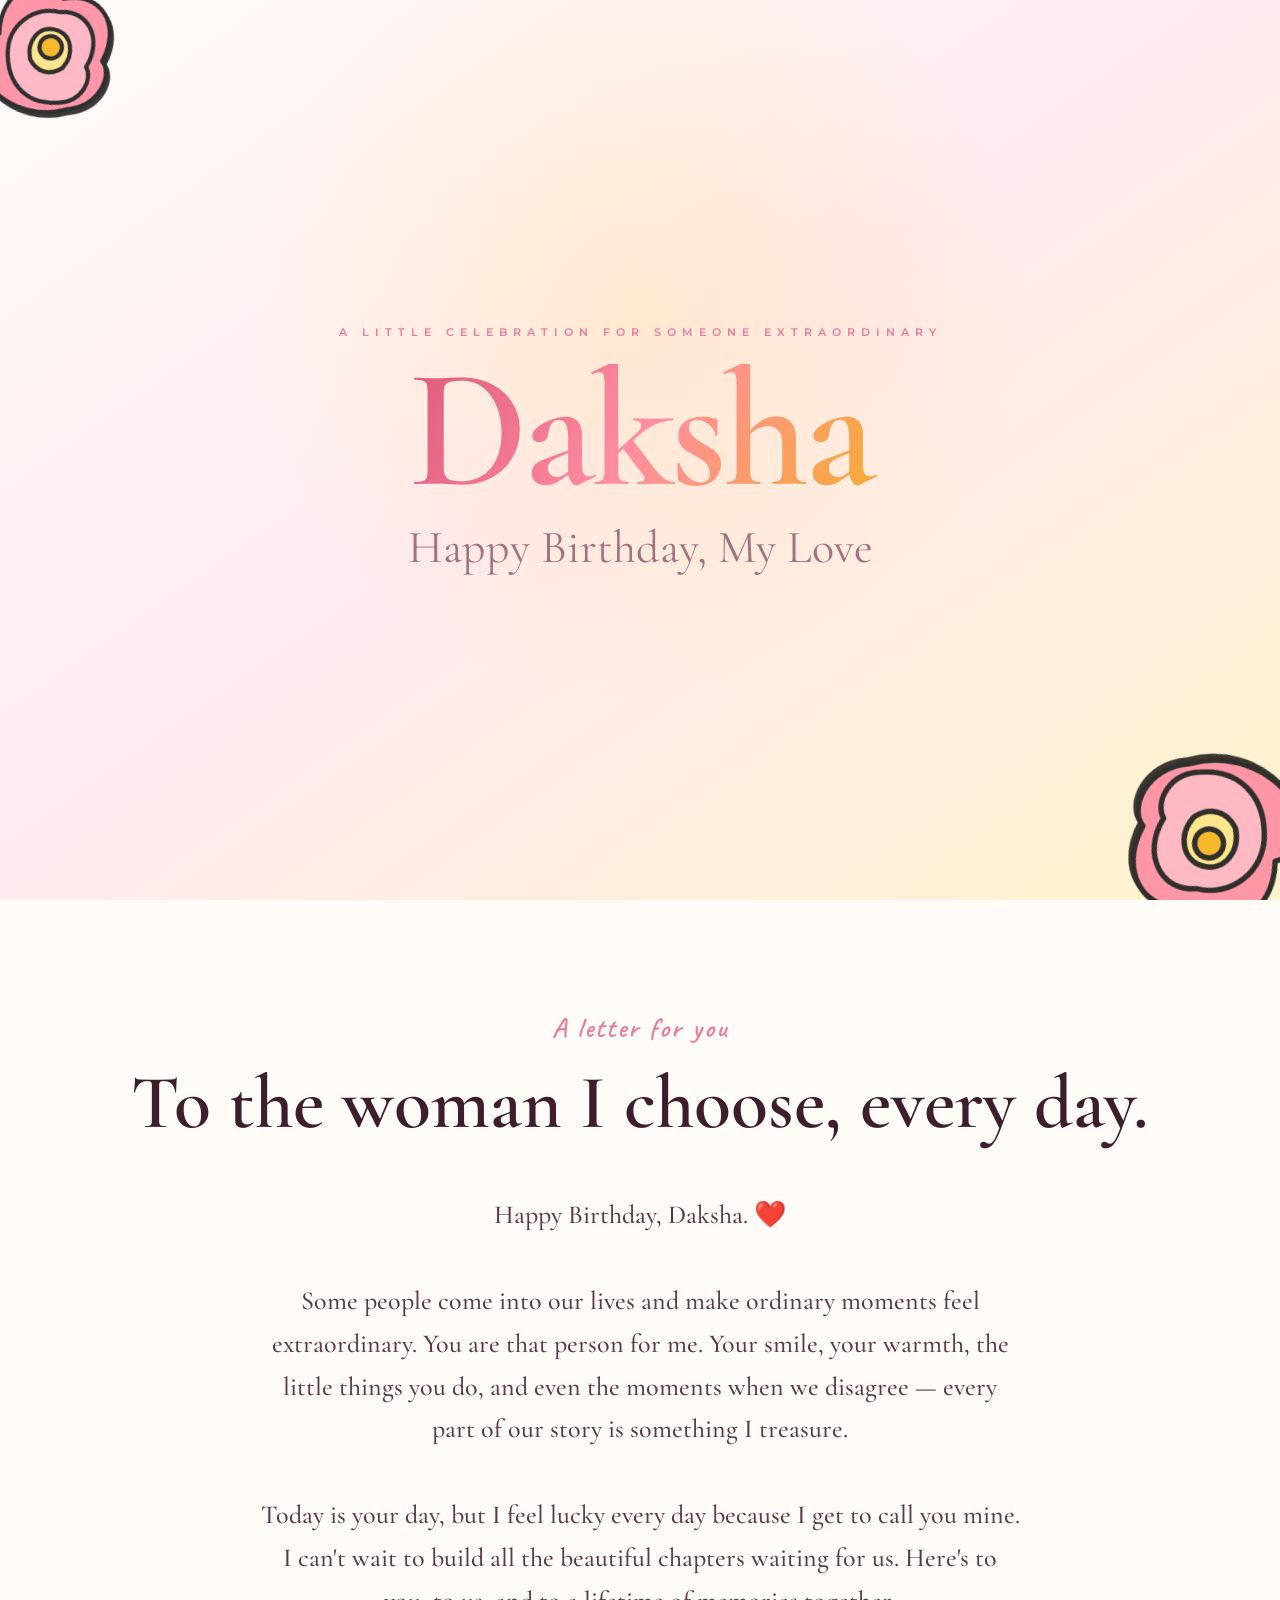
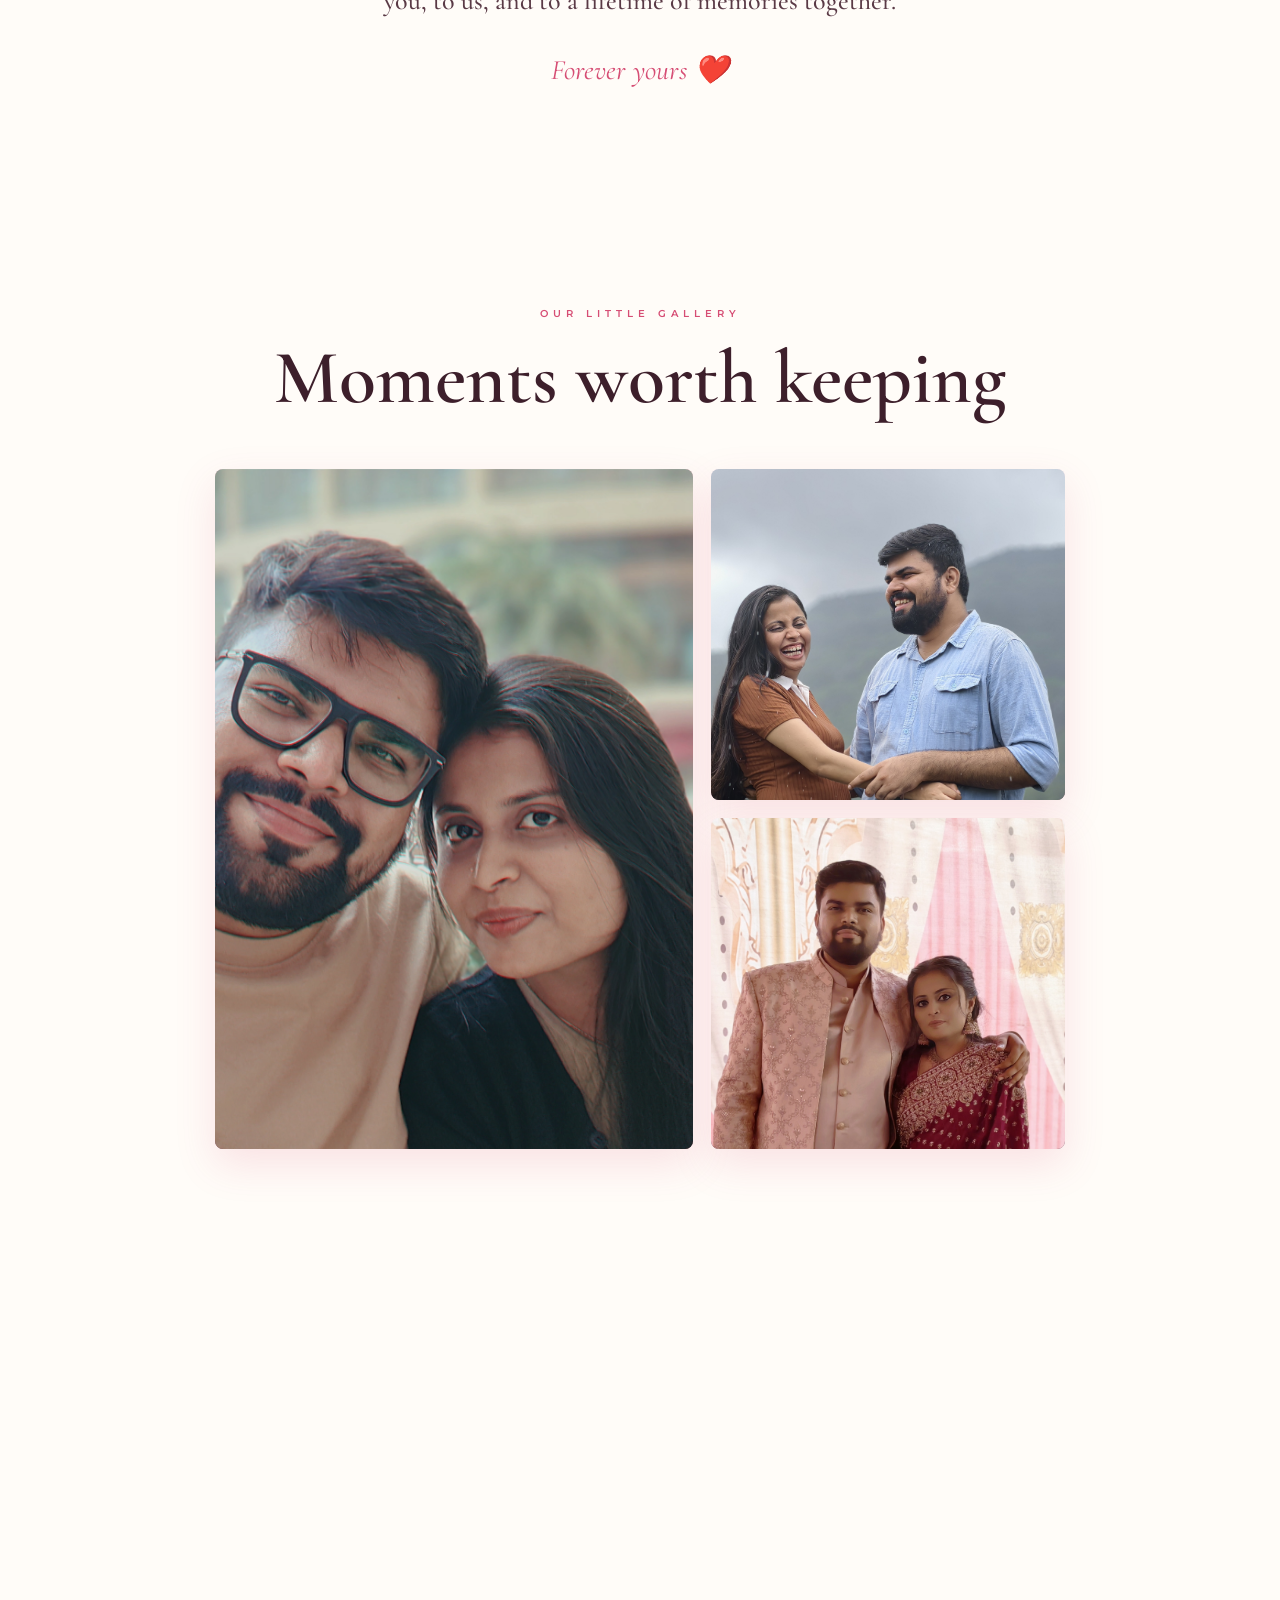
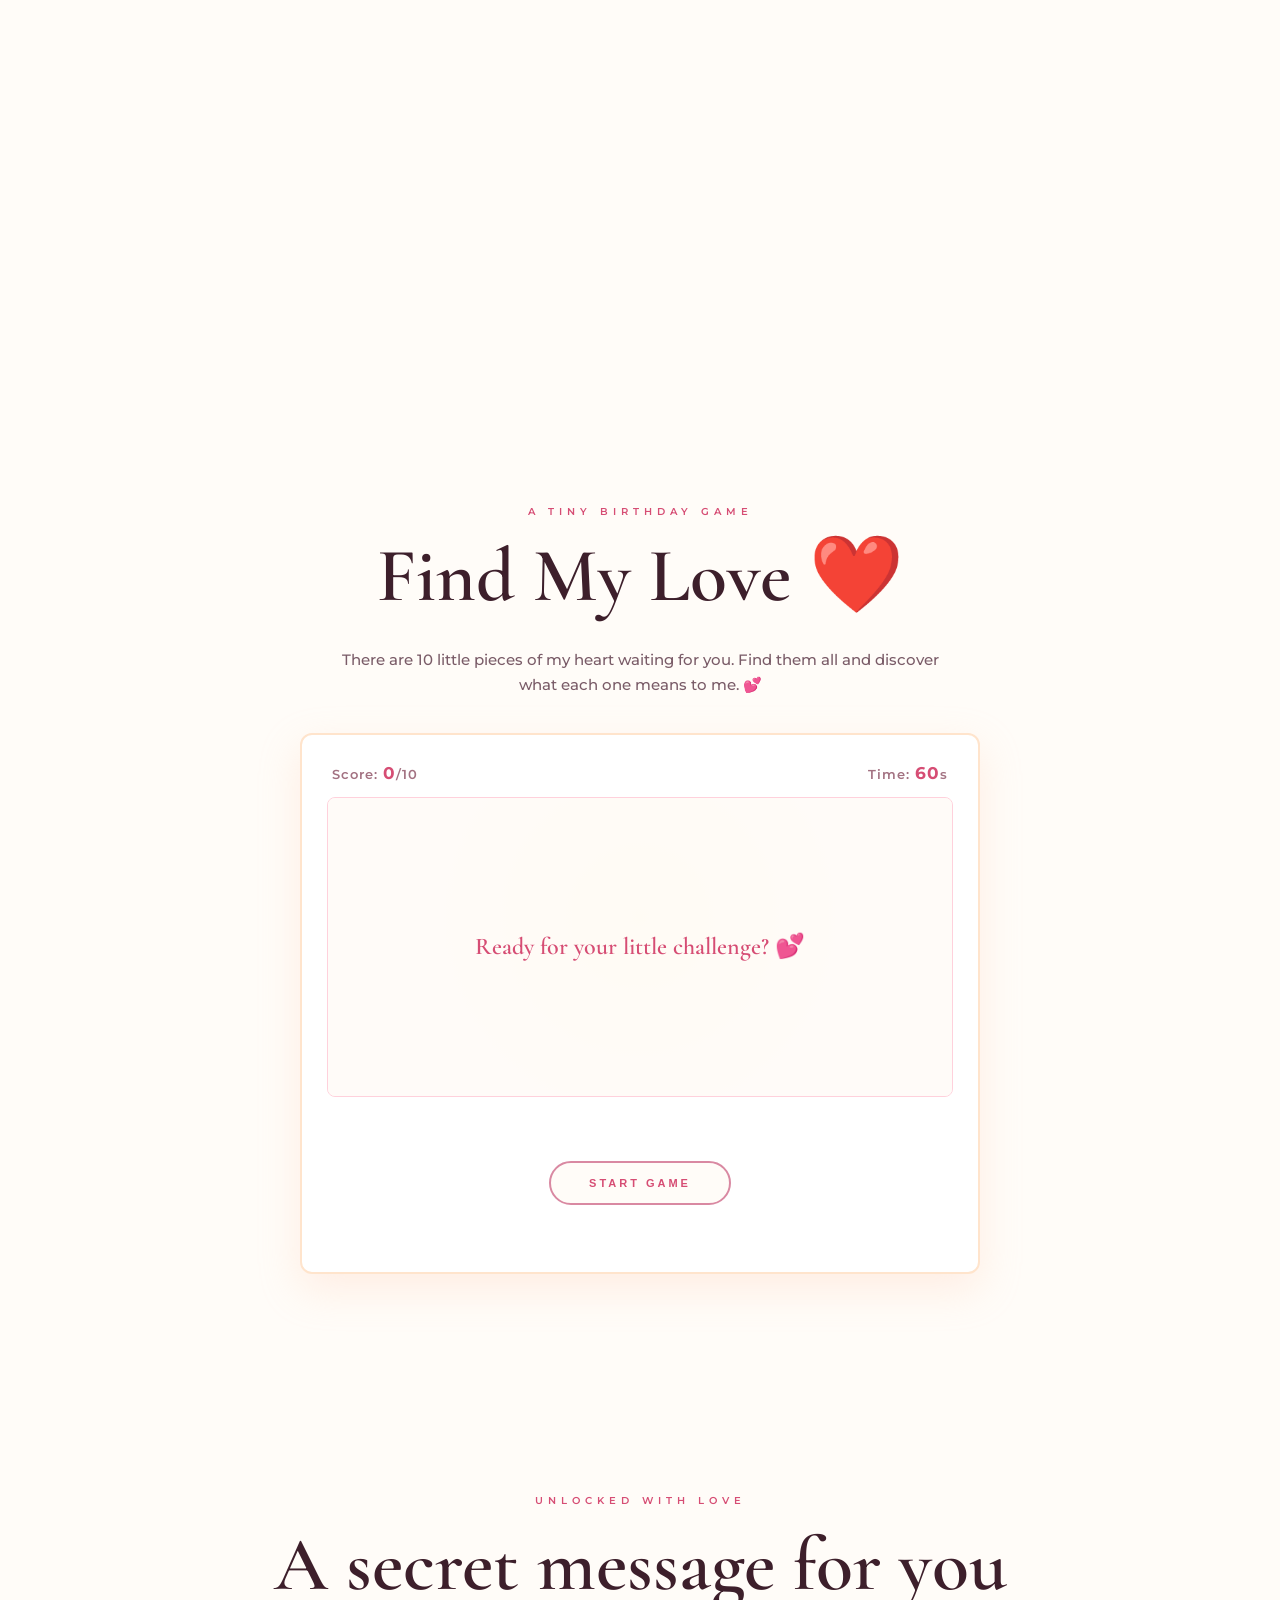
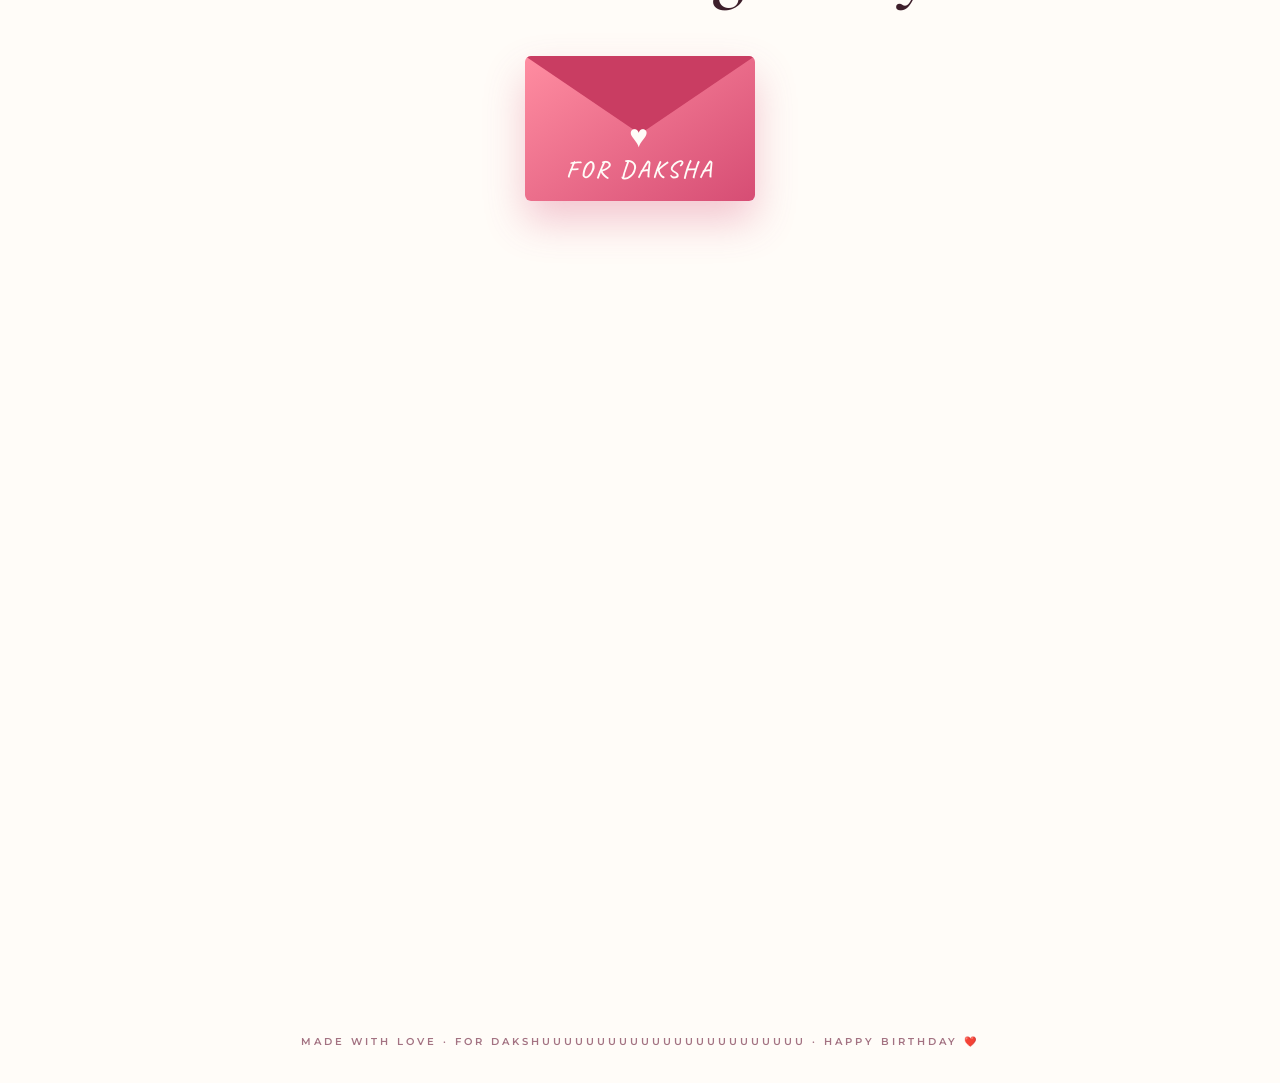
<file: index.html>
<!DOCTYPE html>
<html lang="en">
<head>
<meta charset="UTF-8">
<meta name="viewport" content="width=device-width, initial-scale=1.0">
<title>Happy Birthday, Daksha ❤️</title>
<style>
@import url('https://fonts.googleapis.com/css2?family=Caveat:wght@400;500;600;700&family=Cormorant+Garamond:wght@400;500;600;700&family=Montserrat:wght@300;400;500;600&display=swap');

*{box-sizing:border-box;margin:0;padding:0}
html{scroll-behavior:smooth}
body{background:#fffcf8;color:#4a2c3a;font-family:Montserrat,sans-serif;overflow-x:hidden}
canvas{position:fixed;inset:0;pointer-events:none;z-index:999}
.fade-up{opacity:0;transform:translateY(35px);transition:opacity 1s ease,transform 1s ease}
.fade-up.visible{opacity:1;transform:none}

.opening-screen{
 position:fixed;inset:0;background:#fffcf8;z-index:9998;display:flex;align-items:center;
 justify-content:center;text-align:center;transition:opacity .7s ease,visibility .7s ease
}
.opening-screen.hidden{opacity:0;visibility:hidden;pointer-events:none}
.opening-content{padding:30px}
.opening-kicker{font-size:11px;letter-spacing:6px;text-transform:uppercase;color:#d989a2;margin-bottom:25px}
.opening-line{font:400 24px/1.65 "Cormorant Garamond",serif;color:#a37282}
.opening-name{font:500 clamp(50px,10vw,100px) "Cormorant Garamond",serif;color:#d64d74;margin:10px 0}
.opening-sub{font-size:13px;color:#825c6a}
.opening-content button,button{
 border:2px solid #d989a2;background:#fffcf8;color:#d64d74;padding:15px 30px;border-radius:40px;
 letter-spacing:3px;font-size:11px;text-transform:uppercase;font-weight:600;cursor:pointer;transition:.35s
}
.opening-content button{margin-top:40px}
button:hover{background:#d64d74;color:#fff;border-color:#d64d74;transform:translateY(-2px);box-shadow:0 10px 20px rgba(214,77,116,.2)}

.hero{
 min-height:100svh;position:relative;display:flex;align-items:center;justify-content:center;
 overflow:hidden;text-align:center;
 background:radial-gradient(circle at 50% 35%,rgba(255,228,132,.3),transparent 45%),
 linear-gradient(145deg,#fffcf8,#ffeaf0 48%,#fff4cc)
}
.hero-content{position:relative;z-index:2;padding:30px;animation:rise 1.5s ease both}
.kicker{font-size:11px;letter-spacing:6px;text-transform:uppercase;color:#e87b9e;margin-bottom:25px;font-weight:600}
h1{font-family:"Cormorant Garamond",serif;font-size:clamp(70px,16vw,170px);line-height:.78;font-weight:600;letter-spacing:-4px;background:linear-gradient(120deg,#d64d74,#ff8da1 50%,#f4b41a);-webkit-background-clip:text;color:transparent}
.subtitle{font-family:"Cormorant Garamond",serif;font-size:clamp(25px,5vw,46px);margin-top:22px;color:#a37282}
.scroll{margin-top:70px;font-size:9px;letter-spacing:4px;color:#c499a8;text-transform:uppercase;font-weight:600}
.scroll span{display:block;width:2px;height:45px;background:#e87b9e;margin:12px auto 0;animation:pulse 2s infinite}

section{position:relative;padding:110px 22px;max-width:1100px;margin:auto}
.eyebrow{font-size:10px;letter-spacing:5px;color:#d64d74;text-transform:uppercase;text-align:center;font-weight:600}
.handwritten-eyebrow{font-family:Caveat,cursive;font-size:28px;letter-spacing:2px;text-transform:none;color:#e87b9e}
.section-title{font:600 clamp(44px,8vw,76px) "Cormorant Garamond",serif;text-align:center;margin:12px 0 45px;color:#3d1f2b}
.message{max-width:760px;margin:auto;text-align:center;font:500 26px/1.65 "Cormorant Garamond",serif;color:#5a3a46}
.signature{margin-top:30px;text-align:center;color:#d64d74;font:italic 28px "Cormorant Garamond",serif}

.gallery{display:grid;grid-template-columns:1.15fr .85fr;gap:18px;max-width:850px;margin:auto}
.photo{position:relative;overflow:hidden;border-radius:8px;background:#ffeaf0;min-height:330px;box-shadow:0 15px 40px rgba(214,77,116,.15);transition:transform .4s}
.photo:hover{transform:translateY(-5px)}
.photo.large{grid-row:span 2;min-height:680px}
.photo svg{width:100%;height:100%;display:block;position:absolute;inset:0}
.photo:after{content:"";position:absolute;inset:0;background:linear-gradient(transparent 45%,rgba(61,31,43,.7))}
.photo-label{position:absolute;z-index:2;bottom:18px;left:20px;font-size:10px;font-weight:600;letter-spacing:3px;text-transform:uppercase;color:#fffcf8}
.memory-caption{position:absolute;z-index:3;bottom:46px;left:20px;right:20px;color:#ffe4cc;font:italic 22px "Cormorant Garamond",serif;opacity:0;transform:translateY(10px);transition:.5s}
.photo:hover .memory-caption{opacity:1;transform:none}

.timeline{max-width:720px;margin:auto;border-left:2px solid #ffccb3;padding-left:30px}
.moment{margin:0 0 45px;position:relative}
.moment:before{content:"";position:absolute;width:12px;height:12px;border-radius:50%;background:#ffca70;left:-37px;top:7px;border:2px solid #fffcf8;box-shadow:0 0 10px rgba(255,202,112,.6)}
.moment h3{font:600 32px "Cormorant Garamond",serif;color:#d64d74}
.moment p{font-size:15px;line-height:1.8;color:#7a5c68;margin-top:7px;font-weight:500}

.game-section{max-width:820px!important;text-align:center}
.game-intro{max-width:620px;margin:-20px auto 35px;color:#7a5c68;font-size:15px;line-height:1.7;font-weight:500}
.game-card{max-width:680px;margin:auto;border:2px solid #ffe4cc;background:#fff;padding:25px;border-radius:12px;box-shadow:0 15px 40px rgba(255,204,179,.3)}
.game-top{display:flex;justify-content:space-between;padding:3px 5px 14px;color:#a37282;font-size:13px;font-weight:600;letter-spacing:1px}
.game-top strong{color:#d64d74;font-size:17px}
.heart-arena{height:300px;position:relative;overflow:hidden;border:1px solid #ffd1dc;border-radius:8px;background:radial-gradient(circle at 50% 40%,rgba(255,228,132,.2),transparent 60%),#fffcf8}
.game-message{
 position:absolute;inset:0;display:grid;place-items:center;color:#d64d74;
 font:600 24px "Cormorant Garamond",serif;padding:20px;
 background:rgba(255,252,248,.85);z-index:2;pointer-events:none;
 transition:opacity .3s ease;text-align:center
}
.game-message.playing{opacity:0}
.heart{
 position:absolute!important;z-index:10!important;visibility:hidden!important;opacity:0;
 width:58px!important;height:58px!important;min-width:58px!important;
 border:0!important;background:transparent!important;
 padding:0!important;margin:0!important;font-size:45px!important;
 line-height:58px!important;text-align:center;cursor:pointer!important;
 pointer-events:auto!important;touch-action:manipulation!important;
 -webkit-tap-highlight-color:transparent;
 filter:drop-shadow(0 4px 8px rgba(214,77,116,.3));
 animation:heartFloat 1.5s ease-in-out infinite
}
.heart:hover{transform:scale(1.15)}
.heart.heart-visible{visibility:visible!important;opacity:1}
.game-result{min-height:28px;margin-top:14px;color:#d64d74;font:600 23px "Cormorant Garamond",serif}
.heart-message{
  min-height:36px;
  margin:14px auto 0;
  width:min(90%,620px);
  text-align:center;
  pointer-events:none;
  font:600 28px/1.25 "Cormorant Garamond",serif;
  color:#d64d74;
  text-shadow:0 2px 10px #fff;
  opacity:0;
  transition:opacity .6s
}
.heart-message.show{opacity:1}
.heart-message.show{opacity:1}

.secret-section{text-align:center}
.envelope-wrap{display:flex;justify-content:center;margin:30px 0 10px}
.envelope{width:230px;height:145px;position:relative;background:linear-gradient(145deg,#ff8da1,#d64d74);border:none;border-radius:6px;cursor:pointer;box-shadow:0 20px 40px rgba(214,77,116,.3);transition:.5s;overflow:hidden;padding:0}
.envelope:hover{transform:translateY(-8px) rotate(-2deg)}
.envelope:before,.envelope:after{content:"";position:absolute;bottom:0;width:0;height:0;z-index:1}
/* .envelope:before{left:0;border-width:0 115px 82px 0;border-color:transparent #ff9eb5 transparent transparent} */
/* .envelope:after{right:0;border-width:82px 115px 0 0;border-color:#f27999 transparent transparent transparent} */
.envelope-flap{position:absolute;left:0;top:0;width:0;height:0;border-left:115px solid transparent;border-right:115px solid transparent;border-top:78px solid #c93d62;z-index:3;transform-origin:top;transition:.8s}
.envelope-heart{position:absolute;z-index:5;left:50%;top:55%;transform:translate(-50%,-50%);color:#fffcf8;font-size:32px}
.envelope-label{position:absolute;z-index:5;left:50%;bottom:17px;transform:translateX(-50%);font:600 24px Caveat,cursive;color:#fffcf8;white-space:nowrap}
.envelope.opened .envelope-flap{transform:rotateX(180deg)}
.secret-letter{max-height:0;overflow:hidden;transition:max-height 1.2s ease;margin:auto;max-width:580px}
.secret-letter.open{max-height:650px}
.secret-paper{margin:20px auto 0;padding:45px 35px;background:#fff;color:#4a2c3a;text-align:left;box-shadow:0 15px 40px rgba(214,77,116,.15);transform:translateY(15px);opacity:0;transition:1s;font:500 28px/1.5 Caveat,cursive;border-radius:4px;border:1px solid #ffeaf0}
.secret-letter.open .secret-paper{transform:none;opacity:1}
.secret-small{font-size:34px;margin-bottom:15px;color:#d64d74}
.secret-paper p{margin:0 0 18px}
.secret-sign{text-align:right;font-size:34px;color:#d64d74}

.final-reveal{position:relative;text-align:center;padding:130px 25px 150px;background:radial-gradient(circle at 50% 50%,rgba(255,228,132,.4),transparent 55%);transition:opacity 1s,filter 1s}
.final-reveal.locked{opacity:.18;filter:blur(7px);pointer-events:none}
.final-glow{position:absolute;width:400px;height:400px;border-radius:50%;left:50%;top:50%;transform:translate(-50%,-50%);background:rgba(255,141,161,.2);filter:blur(60px)}
.final-title{position:relative;margin:18px 0 25px;font:600 clamp(55px,11vw,105px)/.82 "Cormorant Garamond",serif;color:#3d1f2b}
.final-title span{background:linear-gradient(120deg,#d64d74,#ff8da1,#f4b41a);-webkit-background-clip:text;color:transparent}
.final-reveal p{position:relative;font:500 32px/1.5 Caveat,cursive;color:#7a5c68}
.final-signature{position:relative;margin-top:28px;font:600 38px Caveat,cursive;color:#d64d74}

.story-progress{position:fixed;right:22px;top:50%;transform:translateY(-50%);z-index:30;display:flex;flex-direction:column;gap:8px;align-items:center}
.story-progress span.line{width:3px;height:22px;border-radius:4px;background:#ffeaf0}
.story-progress .progress-dot{width:8px;height:8px;border-radius:50%;background:#ffd1dc;transition:.4s}
.story-progress .active{background:#d64d74;transform:scale(1.4);box-shadow:0 0 10px rgba(214,77,116,.4)}

.peony-dec{position:absolute;z-index:0;filter:drop-shadow(3px 3px 0 rgba(0,0,0,.85));width:140px;height:140px;opacity:.9}
.p-top-left{top:-20px;left:-20px;transform:rotate(15deg)}
.p-bot-right{bottom:-30px;right:-20px;transform:rotate(-165deg);width:180px;height:180px}
.p-mid-left{top:40%;left:-40px;transform:rotate(70deg);width:120px;height:120px}
footer{text-align:center;padding:35px;color:#a37282;font-size:10px;font-weight:600;letter-spacing:3px;text-transform:uppercase;background:#fffcf8}
.photo.large {
    position: relative;
    width: 100%;
    aspect-ratio: 7 / 9;
    overflow: hidden;
}

.photo.large > svg {
    width: 100%;
    height: 100%;
    display: block;
}

.photo-label {
    position: absolute;
    inset: 0;
    width: 100%;
    height: 100%;
    overflow: hidden;
}

.photo-label img {
    width: 100%;
    height: 100%;
    object-fit: cover;
    object-position: center;
    display: block;
}
@keyframes rise{from{opacity:0;transform:translateY(25px)}to{opacity:1;transform:none}}
@keyframes pulse{50%{opacity:.4;transform:scaleY(1.2)}}
@keyframes heartFloat{50%{transform:translateY(-10px) rotate(8deg)}}

@media(max-width:700px){
 .gallery{grid-template-columns:1fr}.photo.large{grid-row:auto;min-height:470px}.photo{min-height:300px}
 section{padding:80px 18px}.story-progress{right:10px}.secret-paper{padding:35px 25px}
 .peony-dec{width:90px;height:90px}.p-bot-right{width:120px;height:120px}
 .message{font-size:23px}.final-reveal p{font-size:27px}
}
#startGameBtn{padding:14px 38px;margin-top:14px;min-width:150px}
</style>
</head>
<body>

<svg style="display:none" xmlns="http://www.w3.org/2000/svg">
<symbol id="comic-peony" viewBox="0 0 100 100">
<g stroke="#1a1a1a" stroke-width="3" stroke-linejoin="round">
<path d="M50,12 C75,0 95,20 88,48 C98,55 95,80 72,88 C55,98 35,98 18,88 C-2,80 -2,55 12,48 C5,20 25,0 50,12 Z" fill="#ff8da1"/>
<path d="M50,22 C68,15 85,32 78,55 C85,62 82,80 65,85 C45,92 28,82 22,62 C15,40 32,22 50,22 Z" fill="#ffb3c1"/>
<path d="M50,35 C62,35 68,48 62,60 C55,68 45,68 38,60 C32,48 38,35 50,35 Z" fill="#ffe484"/>
<circle cx="50" cy="48" r="8" fill="#f4b41a"/>
</g>
</symbol>
</svg>

<canvas id="confetti"></canvas>

<!-- Opening screen is intentionally non-blocking: the story is already visible underneath. -->
<div id="openingScreen" class="opening-screen">
<div class="opening-content">
<div class="opening-kicker">A little something for you</div>
<div class="opening-line">For the woman who makes my world bright...</div>
<div class="opening-name">Daksha</div>
<div class="opening-sub">A birthday story, made with love.</div>
<button type="button" id="enterStory">Open your birthday story ❤️</button>
</div>
</div>

<header class="hero section-track" id="sec-hero">
<svg class="peony-dec p-top-left"><use href="#comic-peony"/></svg>
<svg class="peony-dec p-bot-right"><use href="#comic-peony"/></svg>
<div class="hero-content">
<div class="kicker">A little celebration for someone extraordinary</div>
<h1>Daksha</h1>
<div class="subtitle">Happy Birthday, My Love</div>

</div>
</header>

<section class="section-track fade-up" id="sec-letter">
<div class="eyebrow handwritten-eyebrow">A letter for you</div>
<h2 class="section-title">To the woman I choose, every day.</h2>
<p class="message">
Happy Birthday, Daksha. ❤️<br><br>
Some people come into our lives and make ordinary moments feel extraordinary.
You are that person for me. Your smile, your warmth, the little things you do,
and even the moments when we disagree — every part of our story is something I treasure.<br><br>
Today is your day, but I feel lucky every day because I get to call you mine.
I can't wait to build all the beautiful chapters waiting for us.
Here's to you, to us, and to a lifetime of memories together.
</p>
<div class="signature">Forever yours ❤️</div>
</section>

<section class="section-track fade-up" id="sec-gallery">
<div class="eyebrow">Our little gallery</div>
<h2 class="section-title">Moments worth keeping</h2>
<div class="gallery"><div class="photo large">
    <svg viewBox="0 0 700 900" preserveAspectRatio="xMidYMid slice">
        <rect width="700" height="900" fill="#ffccd5"/>
        <circle cx="350" cy="340" r="150" fill="#ffb3c1" opacity=".6"/>
        <text x="350" y="450" text-anchor="middle"
              fill="#d64d74"
              font-family="serif"
              font-size="34">
            Your Favourite Memory
        </text>
    </svg>

    <div class="photo-label">
        <img src="./resources/Img_1.jpg" alt="Favourite memory">
    </div>

    <div class="memory-caption">
        “One picture, a thousand feelings.”
    </div>
</div>
<div class="photo">
<svg viewBox="0 0 700 500"><rect width="700" height="500" fill="#ffe484" opacity=".5"/><text x="350" y="260" text-anchor="middle" fill="#d64d74" font-family="serif" font-size="28">Our Moment</text></svg>
<div class="photo-label"><img src="./resources/Img_2.jpg"></div><div class="memory-caption">“Some moments deserve to stay forever.”</div>
</div>
<div class="photo">
<svg viewBox="0 0 700 500"><rect width="700" height="500" fill="#ffeaf0"/><text x="350" y="260" text-anchor="middle" fill="#d64d74" font-family="serif" font-size="28">Forever Us</text></svg>
<div class="photo-label"><img src="./resources/Img_3.jpg"></div><div class="memory-caption">“Us — exactly where I want to be.”</div>
</div>
</div>
</section>

<section class="section-track fade-up" id="sec-timeline">
<svg class="peony-dec p-mid-left"><use href="#comic-peony"/></svg>
<div class="eyebrow">Our story</div>
<h2 class="section-title">And this is only the beginning.</h2>
<div class="timeline">
<div class="moment"><h3>The day we met</h3><p>The beginning of a story neither of us knew would become so important.</p></div>
<div class="moment"><h3>Every little moment</h3><p>Laughs, conversations, silly arguments, late-night talks and countless memories.</p></div>
<div class="moment"><h3>Forever starts here</h3><p>Now we're building a life together — one beautiful chapter at a time.</p></div>
</div>
</section>

<section class="game-section section-track fade-up" id="sec-game">
<div class="eyebrow">A tiny birthday game</div>
<h2 class="section-title">Find My Love ❤️</h2>
<p class="game-intro">There are 10 little pieces of my heart waiting for you. Find them all and discover what each one means to me. 💕</p>
<div class="game-card">
<div class="game-top"><span>Score: <strong id="heartScore">0</strong>/10</span><span>Time: <strong id="heartTime">60</strong>s</span></div>
<div id="heartArena" class="heart-arena" aria-label="Birthday heart catching game">
<div class="game-message" id="gameMessage">Ready for your little challenge? 💕</div>
</div>
<div class="heart-message" id="heartMessage" aria-live="polite"></div>
<button type="button" id="startGameBtn">Start Game</button>
<div id="gameResult" class="game-result" aria-live="polite"></div>
</div>
</section>

<section class="secret-section section-track fade-up" id="sec-secret">
<div class="eyebrow">Unlocked with love</div>
<h2 class="section-title">A secret message for you</h2>
<div class="envelope-wrap">
<button type="button" class="envelope" id="envelopeButton" aria-label="Open secret letter">
<span class="envelope-flap"></span><span class="envelope-heart">♥</span><span class="envelope-label">For Daksha</span>
</button>
</div>
<div class="secret-letter" id="secretLetter">
<div class="secret-paper">
<div class="secret-small">My love,</div>
<p>There are a million things I could wish for you today, but the one thing I wish most is that you always know how deeply you are loved.</p>
<p>Thank you for being part of my life, my present, and the future I dream about.</p>
<div class="secret-sign">Always yours,<br>❤️</div>
</div>
</div>
</section>

<div id="finalReveal" class="final-reveal locked section-track">
<svg class="peony-dec p-top-left" style="transform:rotate(45deg);width:160px;height:160px"><use href="#comic-peony"/></svg>
<div class="final-glow"></div>
<div class="eyebrow">And one last thing...</div>
<div class="final-title">Happy Birthday,<br><span>Daksha</span> ❤️</div>
<p>This isn't just a birthday wish.<br>It's a little reminder of how much you mean to me.</p>
<div class="final-signature">Forever yours.</div>
</div>

<footer>Made with love · For Dakshuuuuuuuuuuuuuuuuuuuuuuuu · Happy Birthday ❤️</footer>
<!-- 
<div class="story-progress" id="storyProgress" aria-hidden="true">
<span class="progress-dot active" data-target="sec-hero"></span><span class="line"></span>
<span class="progress-dot" data-target="sec-letter"></span><span class="line"></span>
<span class="progress-dot" data-target="sec-gallery"></span><span class="line"></span>
<span class="progress-dot" data-target="sec-timeline"></span><span class="line"></span>
<span class="progress-dot" data-target="sec-game"></span><span class="line"></span>
<span class="progress-dot" data-target="sec-secret"></span><span class="line"></span>
<span class="progress-dot" data-target="finalReveal"></span>
</div> -->

<script>
(function(){
"use strict";

/* Opening screen: works reliably, but also auto-opens after a short moment.
   This means the website can never remain blocked if the button/click is unavailable. */
const openingScreen = document.getElementById("openingScreen");
const enterStory = document.getElementById("enterStory");

function closeOpening(){
  if(!openingScreen || openingScreen.classList.contains("hidden")) return;
  openingScreen.classList.add("hidden");
  document.body.style.overflow = "";
}
if(enterStory) enterStory.addEventListener("click", closeOpening);
setTimeout(closeOpening, 1800);

/* Fade-in sections */
const fadeItems = document.querySelectorAll(".fade-up");
const observer = new IntersectionObserver(entries=>{
 entries.forEach(entry=>{
   if(entry.isIntersecting) entry.target.classList.add("visible");
 });
},{threshold:.12});
fadeItems.forEach(el=>observer.observe(el));

/* Story progress */
const dots = [...document.querySelectorAll(".progress-dot")];
const tracked = dots.map(d=>document.getElementById(d.dataset.target)).filter(Boolean);
function updateProgress(){
 let current = 0;
 tracked.forEach((el,i)=>{
   const r=el.getBoundingClientRect();
   if(r.top <= window.innerHeight*.45) current=i;
 });
 dots.forEach((d,i)=>d.classList.toggle("active",i===current));
}
window.addEventListener("scroll",updateProgress,{passive:true});
updateProgress();

/* Hearts game */
const arena = document.getElementById("heartArena");
const scoreEl = document.getElementById("heartScore");
const timeEl = document.getElementById("heartTime");
const gameMessage = document.getElementById("gameMessage");
const gameResult = document.getElementById("gameResult");
const heartMessage = document.getElementById("heartMessage");
const startButton = document.getElementById("startGameBtn");

let score = 0;
let timeLeft = 60;
let timer = null;
let playing = false;
let moveTimer = null;

function removeHeart(){
  if(moveTimer){
    clearTimeout(moveTimer);
    moveTimer = null;
  }
  const oldHeart = arena.querySelector(".heart");
  if(oldHeart) oldHeart.remove();
}

function spawnHeart(){
  if(!playing) return;

  removeHeart();

  const heart = document.createElement("button");
  heart.type = "button";
  heart.className = "heart";
  heart.textContent = "❤️";
  heart.setAttribute("aria-label","Catch heart");

  const size = 58;
  const maxX = Math.max(5, arena.clientWidth - size - 5);
  const maxY = Math.max(5, arena.clientHeight - size - 5);

  heart.style.left = Math.round(5 + Math.random() * maxX) + "px";
  heart.style.top = Math.round(5 + Math.random() * maxY) + "px";

  let caught = false;

  function catchIt(e){
    if(e){
      e.preventDefault();
      e.stopPropagation();
    }
    if(!playing || caught) return;
    caught = true;

    if(moveTimer){
      clearTimeout(moveTimer);
      moveTimer = null;
    }

    score++;
    scoreEl.textContent = score;

    showHeartMessage(score);

    if(score >= 10){
      endGame(true);
    } else {
      spawnHeart();
    }
  }

  heart.addEventListener("click", catchIt);
  heart.addEventListener("pointerup", catchIt);

  arena.appendChild(heart);
  /* Reveal only after the intro message has disappeared. */
  requestAnimationFrame(() => {
    heart.classList.add("heart-visible");
  });

  moveTimer = setTimeout(() => {
    if(playing && !caught) spawnHeart();
  }, 1800);
}

function showHeartMessage(n){
  const messages = [
    "Every heart I catch reminds me how lucky I am to have you. ❤️",
    "Your smile makes even ordinary days feel beautiful. 💕",
    "You are one of the most beautiful parts of my life. ✨",
    "If I could, I would give you a heart for every reason I love you. ❤️",
    "Halfway there… but my love for you has no finish line. 🥰",
    "Every memory with you is a little piece of happiness I want forever. 💗",
    "You make my world brighter just by being in it. ✨",
    "No matter where life takes us, I want to keep choosing you. ❤️",
    "One more heart… and a million more reasons to love you. 💕",
    "You caught them all! Happy Birthday, my love. You have my whole heart. 🎂❤️"
  ];;

  heartMessage.textContent = messages[Math.min(n - 1, messages.length - 1)];
  heartMessage.classList.remove("show");
  void heartMessage.offsetWidth;
  heartMessage.classList.add("show");
}

function endGame(won){
  playing = false;
  startButton.disabled = false;
  startButton.style.opacity = "1";
  clearInterval(timer);
  timer = null;
  removeHeart();
  gameMessage.classList.remove("playing");

  if(won){
    gameMessage.textContent = "";
    gameResult.textContent = "You found all 10 pieces of my heart. Happy Birthday, Daksha! ✨";
    startButton.textContent = "Play Again";
    burstConfetti();
    unlockFinal();
  } else {
    gameMessage.textContent = "Time's up! 💕";
    gameResult.textContent = "You caught " + score + " hearts. Try again and catch them all! ❤️";
    startButton.textContent = "Try Again";
  }
}

function startGame(){
  clearInterval(timer);
  timer = null;
  removeHeart();

  score = 0;
  timeLeft = 60;
  playing = true;

  scoreEl.textContent = "0";
  timeEl.textContent = "60";
  gameResult.textContent = "";
  heartMessage.classList.remove("show");

  /* Show the welcome message first for 2 seconds. */
  gameMessage.textContent = "Get ready, my love… find the hearts! ❤️";
  gameMessage.classList.remove("playing");

  startButton.disabled = true;
  startButton.style.opacity = "0.6";
  startButton.textContent = "Get Ready…";

  /*
   * The 60-second game timer starts when the first heart appears,
   * so the player gets the full 60 seconds.
   */
  setTimeout(() => {
    if(!playing) return;

    /* First make the message disappear completely. */
    gameMessage.classList.add("playing");

    /* Only after the message has disappeared, show the first heart. */
    setTimeout(() => {
      if(!playing) return;

      startButton.disabled = false;
      startButton.style.opacity = "1";
      startButton.textContent = "Restart";

      spawnHeart();

      timer = setInterval(() => {
        if(!playing) return;

        timeLeft--;
        timeEl.textContent = timeLeft;

        if(timeLeft <= 0){
          endGame(false);
        }
      },1000);
    },350);
  },2000);
}

startButton.addEventListener("click", startGame);

/* Secret envelope */
const envelope = document.getElementById("envelopeButton");
const letter = document.getElementById("secretLetter");
let secretOpened = false;

function openSecretLetter(){
  secretOpened = !secretOpened;
  envelope.classList.toggle("opened", secretOpened);
  letter.classList.toggle("open", secretOpened);

  if(secretOpened){
    burstConfetti();
    setTimeout(unlockFinal,900);
  }
}

envelope.addEventListener("click", openSecretLetter);

/* Final reveal */
const finalReveal=document.getElementById("finalReveal");
function unlockFinal(){
 finalReveal.classList.remove("locked");
}

/* Confetti */
const canvas=document.getElementById("confetti");
const ctx=canvas.getContext("2d");
let particles=[];
let confettiRunning=false;

function resizeCanvas(){
 canvas.width=window.innerWidth;
 canvas.height=window.innerHeight;
}
window.addEventListener("resize",resizeCanvas);
resizeCanvas();

function burstConfetti(){
 for(let i=0;i<90;i++){
   particles.push({
     x:window.innerWidth/2,
     y:window.innerHeight*.35,
     vx:(Math.random()-.5)*9,
     vy:-Math.random()*9-3,
     g:.22+Math.random()*.12,
     size:4+Math.random()*6,
     rot:Math.random()*Math.PI,
     vr:(Math.random()-.5)*.25,
     life:100+Math.random()*70
   });
 }
 if(!confettiRunning){confettiRunning=true;requestAnimationFrame(drawConfetti)}
}
function drawConfetti(){
 ctx.clearRect(0,0,canvas.width,canvas.height);
 particles=particles.filter(p=>p.life>0);
 particles.forEach(p=>{
   p.x+=p.vx;p.y+=p.vy;p.vy+=p.g;p.rot+=p.vr;p.life--;
   ctx.save();ctx.translate(p.x,p.y);ctx.rotate(p.rot);
   ctx.globalAlpha=Math.max(0,p.life/130);
   ctx.fillStyle=["#d64d74","#ff8da1","#f4b41a","#ffd1dc","#7a5c68"][Math.floor(Math.random()*5)];
   ctx.fillRect(-p.size/2,-p.size/2,p.size,p.size*1.6);
   ctx.restore();
 });
 if(particles.length){requestAnimationFrame(drawConfetti)}else{confettiRunning=false;ctx.clearRect(0,0,canvas.width,canvas.height)}
}

/* Clicking progress dots scrolls to sections */
dots.forEach(dot=>{
 dot.addEventListener("click",()=>{
   const target=document.getElementById(dot.dataset.target);
   if(target) target.scrollIntoView({behavior:"smooth",block:"start"});
 });
 dot.style.cursor="pointer";
});
})();
</script>
</body>
</html>
</file>
